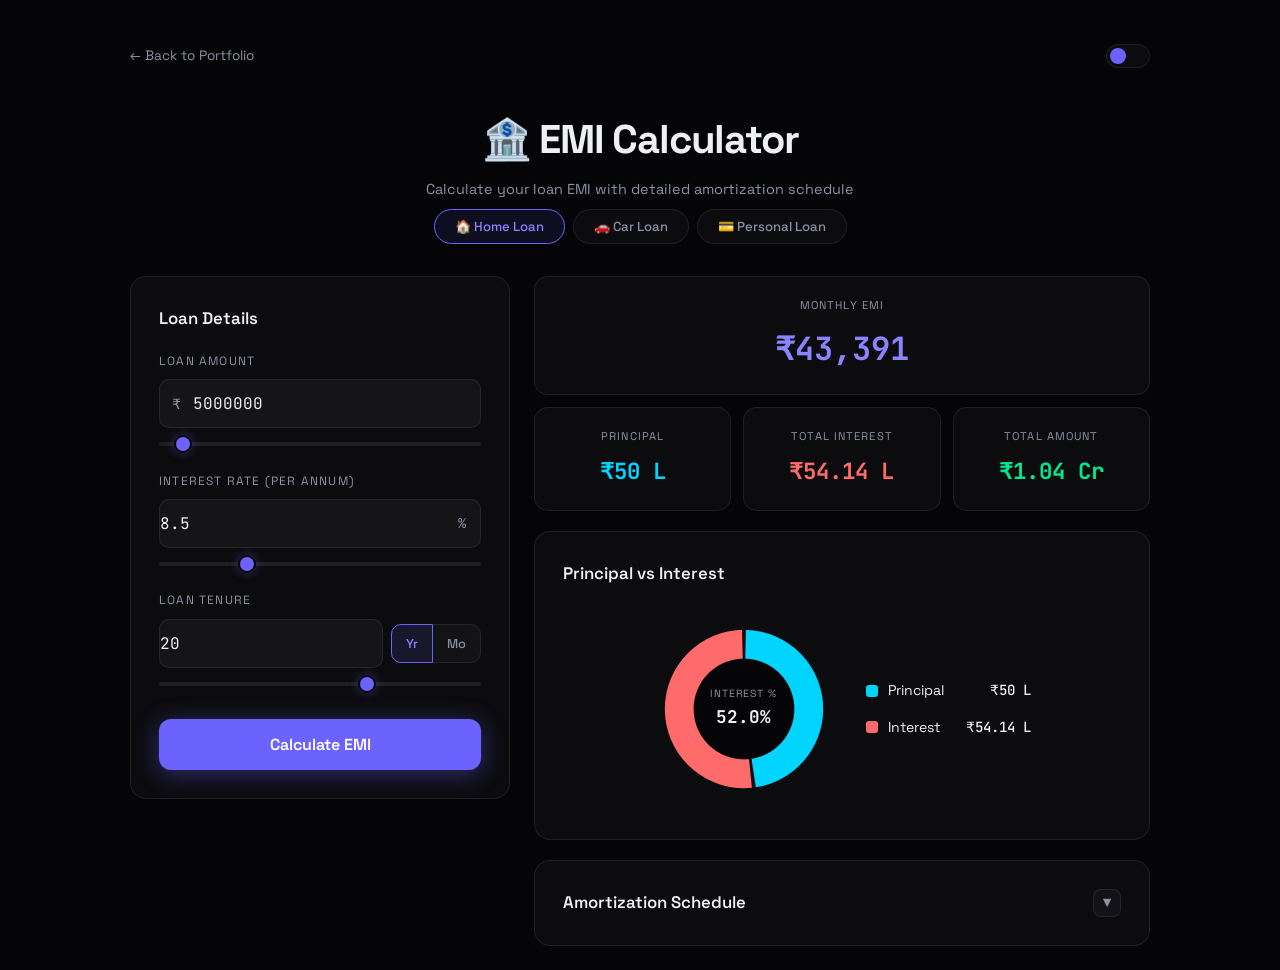
<file: emi-calculator.html>
<!DOCTYPE html>
<html lang="en">
<head>
    <meta charset="UTF-8">
    <meta name="viewport" content="width=device-width, initial-scale=1.0">
    <meta name="robots" content="noindex, nofollow">
    <title>EMI Calculator</title>
    <link rel="preconnect" href="https://fonts.googleapis.com">
    <link href="https://fonts.googleapis.com/css2?family=Space+Grotesk:wght@300;400;500;600;700&family=JetBrains+Mono:wght@400;500&display=swap" rel="stylesheet">
    <style>
        *, *::before, *::after { margin: 0; padding: 0; box-sizing: border-box; }

        :root {
            --bg: #050508;
            --bg-elevated: #0c0c12;
            --surface: rgba(255,255,255,0.03);
            --surface-hover: rgba(255,255,255,0.06);
            --border: rgba(255,255,255,0.08);
            --border-hover: rgba(255,255,255,0.15);
            --text: #eef0f4;
            --text-sec: #8b92a5;
            --accent: #6c63ff;
            --accent-light: #8b83ff;
            --accent-glow: rgba(108,99,255,0.4);
            --cyan: #00d4ff;
            --cyan-glow: rgba(0,212,255,0.3);
            --warm: #ff6b6b;
            --green: #00e88f;
            --green-glow: rgba(0,232,143,0.3);
            --font: 'Space Grotesk', -apple-system, sans-serif;
            --mono: 'JetBrains Mono', monospace;
        }

        [data-theme="light"] {
            --bg: #f4f5f7;
            --bg-elevated: #ffffff;
            --surface: rgba(0,0,0,0.03);
            --surface-hover: rgba(0,0,0,0.06);
            --border: rgba(0,0,0,0.1);
            --border-hover: rgba(0,0,0,0.18);
            --text: #1a1a2e;
            --text-sec: #5a607a;
            --accent-glow: rgba(108,99,255,0.2);
        }

        html { scroll-behavior: smooth; }
        body {
            font-family: var(--font);
            background: var(--bg);
            color: var(--text);
            min-height: 100vh;
            line-height: 1.6;
            transition: background 0.3s, color 0.3s;
        }

        ::selection { background: var(--accent); color: #fff; }

        .container { max-width: 1100px; margin: 0 auto; padding: 24px clamp(16px, 4vw, 40px); }

        /* ── Header ── */
        header {
            display: flex; justify-content: space-between; align-items: center;
            padding: 20px 0 40px; flex-wrap: wrap; gap: 16px;
        }
        .back-link {
            color: var(--text-sec); text-decoration: none; font-size: 0.85rem;
            transition: color 0.3s; display: inline-flex; align-items: center; gap: 6px;
        }
        .back-link:hover { color: var(--accent-light); }

        .theme-toggle {
            width: 44px; height: 24px; border-radius: 12px; border: 1px solid var(--border);
            background: var(--surface); cursor: pointer; position: relative; transition: all 0.3s;
        }
        .theme-toggle::after {
            content: ''; position: absolute; top: 3px; left: 3px;
            width: 16px; height: 16px; border-radius: 50%;
            background: var(--accent); transition: transform 0.3s;
        }
        [data-theme="light"] .theme-toggle::after { transform: translateX(20px); }

        .page-title {
            text-align: center; width: 100%; margin-bottom: 8px;
        }
        .page-title h1 {
            font-size: clamp(1.8rem, 4vw, 2.5rem); font-weight: 700;
            letter-spacing: -0.03em;
        }
        .page-title p { color: var(--text-sec); font-size: 0.9rem; margin-top: 6px; }

        /* ── Presets ── */
        .presets {
            display: flex; gap: 8px; justify-content: center; margin-bottom: 32px; flex-wrap: wrap;
        }
        .preset-btn {
            padding: 8px 20px; border-radius: 100px; border: 1px solid var(--border);
            background: var(--surface); color: var(--text-sec); font-size: 0.82rem;
            font-weight: 500; cursor: pointer; font-family: var(--font); transition: all 0.3s;
        }
        .preset-btn:hover, .preset-btn.active {
            background: rgba(108,99,255,0.1); border-color: var(--accent); color: var(--accent-light);
        }

        /* ── Layout ── */
        .main-grid {
            display: grid; grid-template-columns: 380px 1fr; gap: 24px; align-items: start;
        }

        /* ── Card ── */
        .card {
            background: var(--surface); border: 1px solid var(--border);
            border-radius: 16px; padding: 28px; transition: border-color 0.3s;
        }
        .card:hover { border-color: var(--border-hover); }
        .card-title { font-size: 1.05rem; font-weight: 600; margin-bottom: 20px; }

        /* ── Inputs ── */
        .field { margin-bottom: 18px; }
        .field-label {
            display: block; font-size: 0.75rem; color: var(--text-sec);
            text-transform: uppercase; letter-spacing: 0.1em; margin-bottom: 8px;
        }
        .input-wrap {
            display: flex; align-items: center; background: rgba(255,255,255,0.04);
            border: 1px solid var(--border); border-radius: 10px; overflow: hidden;
            transition: border-color 0.3s;
        }
        .input-wrap:focus-within { border-color: var(--accent); }
        .input-prefix {
            padding: 0 12px; color: var(--text-sec); font-size: 0.9rem; font-family: var(--mono);
            user-select: none;
        }
        .input-wrap input {
            flex: 1; padding: 13px 14px 13px 0; background: transparent; border: none;
            color: var(--text); font-size: 1rem; font-family: var(--mono); outline: none; width: 100%;
        }
        .input-suffix {
            padding: 0 14px 0 0; color: var(--text-sec); font-size: 0.85rem; font-family: var(--mono);
            white-space: nowrap;
        }

        /* ── Tenure Toggle ── */
        .tenure-row { display: flex; gap: 8px; align-items: center; }
        .tenure-row .input-wrap { flex: 1; }
        .toggle-group { display: flex; gap: 0; }
        .toggle-btn {
            padding: 10px 14px; border: 1px solid var(--border); background: var(--surface);
            color: var(--text-sec); font-size: 0.8rem; font-weight: 500; cursor: pointer;
            font-family: var(--font); transition: all 0.3s;
        }
        .toggle-btn:first-child { border-radius: 10px 0 0 10px; }
        .toggle-btn:last-child { border-radius: 0 10px 10px 0; border-left: none; }
        .toggle-btn.active {
            background: rgba(108,99,255,0.12); border-color: var(--accent); color: var(--accent-light);
        }

        /* ── Slider ── */
        input[type="range"] {
            -webkit-appearance: none; width: 100%; height: 4px; border-radius: 2px;
            background: var(--border); outline: none; margin-top: 8px; cursor: pointer;
        }
        input[type="range"]::-webkit-slider-thumb {
            -webkit-appearance: none; width: 18px; height: 18px; border-radius: 50%;
            background: var(--accent); border: 2px solid var(--bg); cursor: pointer;
            box-shadow: 0 0 10px var(--accent-glow);
        }
        input[type="range"]::-moz-range-thumb {
            width: 18px; height: 18px; border-radius: 50%;
            background: var(--accent); border: 2px solid var(--bg); cursor: pointer;
        }

        /* ── Calculate Button ── */
        .calc-btn {
            width: 100%; padding: 15px; margin-top: 8px; background: var(--accent); color: #fff;
            border: none; border-radius: 12px; font-size: 1rem; font-weight: 600;
            cursor: pointer; font-family: var(--font); transition: transform 0.2s, box-shadow 0.2s;
            box-shadow: 0 4px 24px var(--accent-glow);
        }
        .calc-btn:hover { transform: translateY(-2px); box-shadow: 0 8px 32px var(--accent-glow); }

        /* ── Results ── */
        .results { display: flex; flex-direction: column; gap: 20px; }
        .summary-grid { display: grid; grid-template-columns: repeat(3, 1fr); gap: 12px; }
        .summary-card {
            background: var(--surface); border: 1px solid var(--border); border-radius: 14px;
            padding: 20px; text-align: center; transition: border-color 0.3s;
        }
        .summary-card.big { grid-column: 1 / -1; }
        .summary-label {
            display: block; font-size: 0.7rem; color: var(--text-sec);
            text-transform: uppercase; letter-spacing: 0.1em; margin-bottom: 8px;
        }
        .summary-value { font-weight: 700; font-family: var(--mono); font-size: 1.4rem; }
        .summary-card.big .summary-value { font-size: 2rem; }

        /* ── Donut Chart ── */
        .chart-wrap {
            display: flex; align-items: center; justify-content: center; gap: 32px;
            padding: 12px 0; flex-wrap: wrap;
        }
        .chart-canvas-wrap { position: relative; width: 180px; height: 180px; flex-shrink: 0; }
        .chart-canvas-wrap canvas { width: 100%; height: 100%; }
        .chart-center {
            position: absolute; inset: 0; display: flex; flex-direction: column;
            align-items: center; justify-content: center; pointer-events: none;
        }
        .chart-center-label { font-size: 0.65rem; color: var(--text-sec); text-transform: uppercase; letter-spacing: 0.08em; }
        .chart-center-value { font-size: 1.1rem; font-weight: 700; font-family: var(--mono); }
        .chart-legend { display: flex; flex-direction: column; gap: 14px; }
        .legend-item { display: flex; align-items: center; gap: 10px; font-size: 0.88rem; }
        .legend-dot { width: 12px; height: 12px; border-radius: 3px; flex-shrink: 0; }
        .legend-val { font-family: var(--mono); font-weight: 500; margin-left: auto; padding-left: 16px; }

        /* ── Amortization ── */
        .amort-header {
            display: flex; justify-content: space-between; align-items: center;
            cursor: pointer; user-select: none;
        }
        .amort-header h3 { font-size: 1.05rem; font-weight: 600; }
        .amort-toggle {
            width: 28px; height: 28px; border-radius: 8px; border: 1px solid var(--border);
            background: var(--surface); display: flex; align-items: center; justify-content: center;
            color: var(--text-sec); font-size: 0.9rem; transition: transform 0.3s;
        }
        .amort-toggle.open { transform: rotate(180deg); }
        .amort-body { max-height: 0; overflow: hidden; transition: max-height 0.4s ease; }
        .amort-body.open { max-height: 9999px; }
        .amort-scroll { max-height: 420px; overflow-y: auto; margin-top: 16px; }
        .amort-scroll::-webkit-scrollbar { width: 6px; }
        .amort-scroll::-webkit-scrollbar-track { background: transparent; }
        .amort-scroll::-webkit-scrollbar-thumb { background: var(--border); border-radius: 3px; }

        table { width: 100%; border-collapse: collapse; font-size: 0.82rem; }
        thead { position: sticky; top: 0; z-index: 1; }
        th {
            padding: 10px 12px; text-align: right; font-weight: 600; font-size: 0.7rem;
            color: var(--text-sec); text-transform: uppercase; letter-spacing: 0.08em;
            background: var(--bg-elevated); border-bottom: 1px solid var(--border);
        }
        th:first-child { text-align: center; }
        td {
            padding: 9px 12px; text-align: right; font-family: var(--mono); font-size: 0.8rem;
            border-bottom: 1px solid rgba(255,255,255,0.03); color: var(--text-sec);
        }
        td:first-child { text-align: center; color: var(--text); font-weight: 500; }
        tr:hover td { background: rgba(108,99,255,0.03); }

        /* ── Hidden state ── */
        .hidden { display: none !important; }

        /* ── Responsive ── */
        @media (max-width: 820px) {
            .main-grid { grid-template-columns: 1fr; }
            .summary-grid { grid-template-columns: 1fr 1fr; }
            .summary-card.big { grid-column: 1 / -1; }
        }
        @media (max-width: 480px) {
            .summary-grid { grid-template-columns: 1fr; }
            .chart-wrap { flex-direction: column; }
            .chart-legend { flex-direction: row; flex-wrap: wrap; gap: 10px; }
        }

        @media (prefers-reduced-motion: reduce) {
            *, *::before, *::after {
                animation-duration: 0.01ms !important;
                transition-duration: 0.01ms !important;
            }
        }
    </style>
</head>
<body>
    <div class="container">
        <header>
            <a href="index.html" class="back-link">← Back to Portfolio</a>
            <button class="theme-toggle" onclick="toggleTheme()" aria-label="Toggle light/dark theme"></button>
        </header>

        <div class="page-title">
            <h1>🏦 EMI Calculator</h1>
            <p>Calculate your loan EMI with detailed amortization schedule</p>
        </div>

        <div class="presets">
            <button class="preset-btn active" onclick="applyPreset('home')">🏠 Home Loan</button>
            <button class="preset-btn" onclick="applyPreset('car')">🚗 Car Loan</button>
            <button class="preset-btn" onclick="applyPreset('personal')">💳 Personal Loan</button>
        </div>

        <div class="main-grid">
            <!-- Input Panel -->
            <div class="card">
                <h3 class="card-title">Loan Details</h3>

                <div class="field">
                    <label class="field-label">Loan Amount</label>
                    <div class="input-wrap">
                        <span class="input-prefix">₹</span>
                        <input type="number" id="loanAmount" value="5000000" min="10000" step="10000" oninput="syncSlider('loanAmount','loanSlider')" aria-label="Loan amount in rupees">
                    </div>
                    <input type="range" id="loanSlider" min="100000" max="100000000" step="100000" value="5000000" oninput="syncInput('loanSlider','loanAmount')">
                </div>

                <div class="field">
                    <label class="field-label">Interest Rate (per annum)</label>
                    <div class="input-wrap">
                        <input type="number" id="interestRate" value="8.5" min="1" max="30" step="0.1" oninput="syncSlider('interestRate','rateSlider')" aria-label="Annual interest rate">
                        <span class="input-suffix">%</span>
                    </div>
                    <input type="range" id="rateSlider" min="1" max="30" step="0.1" value="8.5" oninput="syncInput('rateSlider','interestRate')">
                </div>

                <div class="field">
                    <label class="field-label">Loan Tenure</label>
                    <div class="tenure-row">
                        <div class="input-wrap" style="flex:1">
                            <input type="number" id="tenure" value="20" min="1" max="360" oninput="syncSlider('tenure','tenureSlider')" aria-label="Loan tenure">
                        </div>
                        <div class="toggle-group">
                            <button class="toggle-btn active" id="btnYears" onclick="setTenureUnit('years')">Yr</button>
                            <button class="toggle-btn" id="btnMonths" onclick="setTenureUnit('months')">Mo</button>
                        </div>
                    </div>
                    <input type="range" id="tenureSlider" min="1" max="30" step="1" value="20" oninput="syncInput('tenureSlider','tenure')">
                </div>

                <button class="calc-btn" onclick="calculate()">Calculate EMI</button>
            </div>

            <!-- Results Panel -->
            <div class="results hidden" id="resultsPanel">
                <div class="summary-grid">
                    <div class="summary-card big">
                        <span class="summary-label">Monthly EMI</span>
                        <span class="summary-value" id="emiValue" style="color:var(--accent-light)">—</span>
                    </div>
                    <div class="summary-card">
                        <span class="summary-label">Principal</span>
                        <span class="summary-value" id="principalValue" style="color:var(--cyan)">—</span>
                    </div>
                    <div class="summary-card">
                        <span class="summary-label">Total Interest</span>
                        <span class="summary-value" id="interestValue" style="color:var(--warm)">—</span>
                    </div>
                    <div class="summary-card">
                        <span class="summary-label">Total Amount</span>
                        <span class="summary-value" id="totalValue" style="color:var(--green)">—</span>
                    </div>
                </div>

                <!-- Donut Chart -->
                <div class="card">
                    <h3 class="card-title">Principal vs Interest</h3>
                    <div class="chart-wrap">
                        <div class="chart-canvas-wrap">
                            <canvas id="donutChart" width="360" height="360"></canvas>
                            <div class="chart-center">
                                <span class="chart-center-label">Interest %</span>
                                <span class="chart-center-value" id="interestPct">—</span>
                            </div>
                        </div>
                        <div class="chart-legend">
                            <div class="legend-item">
                                <span class="legend-dot" style="background:var(--cyan)"></span>
                                <span>Principal</span>
                                <span class="legend-val" id="legendPrincipal">—</span>
                            </div>
                            <div class="legend-item">
                                <span class="legend-dot" style="background:var(--warm)"></span>
                                <span>Interest</span>
                                <span class="legend-val" id="legendInterest">—</span>
                            </div>
                        </div>
                    </div>
                </div>

                <!-- Amortization Table -->
                <div class="card">
                    <div class="amort-header" onclick="toggleAmort()">
                        <h3>Amortization Schedule</h3>
                        <div class="amort-toggle" id="amortToggle">▼</div>
                    </div>
                    <div class="amort-body" id="amortBody">
                        <div class="amort-scroll">
                            <table>
                                <thead>
                                    <tr>
                                        <th>Month</th>
                                        <th>EMI</th>
                                        <th>Principal</th>
                                        <th>Interest</th>
                                        <th>Balance</th>
                                    </tr>
                                </thead>
                                <tbody id="amortTable"></tbody>
                            </table>
                        </div>
                    </div>
                </div>
            </div>
        </div>
    </div>

    <script>
        // ── State ──
        let tenureUnit = 'years';
        let currentPreset = 'home';

        const PRESETS = {
            home:     { amount: 5000000,  rate: 8.5,  tenure: 20, unit: 'years' },
            car:      { amount: 800000,   rate: 9.5,  tenure: 5,  unit: 'years' },
            personal: { amount: 300000,   rate: 14.0, tenure: 3,  unit: 'years' },
        };

        // ── Theme ──
        function toggleTheme() {
            const html = document.documentElement;
            html.dataset.theme = html.dataset.theme === 'light' ? '' : 'light';
            localStorage.setItem('emi-theme', html.dataset.theme);
            if (document.getElementById('resultsPanel').classList.contains('hidden') === false) {
                drawDonut();
            }
        }

        (function initTheme() {
            const saved = localStorage.getItem('emi-theme');
            if (saved) document.documentElement.dataset.theme = saved;
        })();

        // ── Presets ──
        function applyPreset(name) {
            currentPreset = name;
            document.querySelectorAll('.preset-btn').forEach(b => b.classList.remove('active'));
            event.target.classList.add('active');
            const p = PRESETS[name];
            document.getElementById('loanAmount').value = p.amount;
            document.getElementById('interestRate').value = p.rate;
            setTenureUnit(p.unit);
            document.getElementById('tenure').value = p.tenure;
            syncSlider('loanAmount', 'loanSlider');
            syncSlider('interestRate', 'rateSlider');
            syncSlider('tenure', 'tenureSlider');
            calculate();
        }

        // ── Tenure unit ──
        function setTenureUnit(unit) {
            const prev = tenureUnit;
            tenureUnit = unit;
            const tenureInput = document.getElementById('tenure');
            const slider = document.getElementById('tenureSlider');

            if (prev !== unit) {
                const val = parseInt(tenureInput.value) || 1;
                if (unit === 'months') {
                    tenureInput.value = Math.min(val * 12, 360);
                    slider.max = 360; slider.step = 1;
                } else {
                    tenureInput.value = Math.max(1, Math.round(val / 12));
                    slider.max = 30; slider.step = 1;
                }
            } else {
                if (unit === 'months') { slider.max = 360; slider.step = 1; }
                else { slider.max = 30; slider.step = 1; }
            }

            document.getElementById('btnYears').classList.toggle('active', unit === 'years');
            document.getElementById('btnMonths').classList.toggle('active', unit === 'months');
            syncSlider('tenure', 'tenureSlider');
        }

        // ── Slider sync ──
        function syncSlider(inputId, sliderId) {
            const v = parseFloat(document.getElementById(inputId).value);
            const slider = document.getElementById(sliderId);
            if (!isNaN(v)) slider.value = Math.min(Math.max(v, slider.min), slider.max);
        }
        function syncInput(sliderId, inputId) {
            document.getElementById(inputId).value = document.getElementById(sliderId).value;
        }

        // ── Indian number formatting ──
        function fmtINR(n) {
            n = Math.round(n);
            if (n >= 10000000) return '₹' + (n / 10000000).toFixed(2).replace(/\.?0+$/, '') + ' Cr';
            if (n >= 100000)   return '₹' + (n / 100000).toFixed(2).replace(/\.?0+$/, '') + ' L';
            return '₹' + n.toLocaleString('en-IN');
        }
        function fmtFull(n) {
            return '₹' + Math.round(n).toLocaleString('en-IN');
        }

        // ── EMI Calculation ──
        function calculate() {
            const P = parseFloat(document.getElementById('loanAmount').value);
            const annualRate = parseFloat(document.getElementById('interestRate').value);
            let tenureVal = parseInt(document.getElementById('tenure').value);

            if (!P || !annualRate || !tenureVal || P <= 0 || annualRate <= 0 || tenureVal <= 0) return;

            const n = tenureUnit === 'years' ? tenureVal * 12 : tenureVal;
            const r = annualRate / 12 / 100;

            // EMI formula: P * r * (1+r)^n / ((1+r)^n - 1)
            const emi = r === 0 ? P / n : P * r * Math.pow(1 + r, n) / (Math.pow(1 + r, n) - 1);
            const totalAmount = emi * n;
            const totalInterest = totalAmount - P;

            // Update summary
            document.getElementById('emiValue').textContent = fmtFull(emi);
            document.getElementById('principalValue').textContent = fmtINR(P);
            document.getElementById('interestValue').textContent = fmtINR(totalInterest);
            document.getElementById('totalValue').textContent = fmtINR(totalAmount);

            // Chart legend
            document.getElementById('legendPrincipal').textContent = fmtINR(P);
            document.getElementById('legendInterest').textContent = fmtINR(totalInterest);
            const pct = ((totalInterest / totalAmount) * 100).toFixed(1);
            document.getElementById('interestPct').textContent = pct + '%';

            // Show results
            document.getElementById('resultsPanel').classList.remove('hidden');

            // Draw chart
            drawDonut(P, totalInterest);

            // Build amortization table
            buildAmortTable(P, r, emi, n);
        }

        // ── Donut Chart ──
        function drawDonut(principal, interest) {
            const canvas = document.getElementById('donutChart');
            const ctx = canvas.getContext('2d');
            const W = canvas.width, H = canvas.height;
            ctx.clearRect(0, 0, W, H);

            if (!principal || !interest) return;

            const total = principal + interest;
            const principalAngle = (principal / total) * 2 * Math.PI;
            const interestAngle = (interest / total) * 2 * Math.PI;

            const cx = W / 2, cy = H / 2;
            const outerR = W * 0.44, innerR = W * 0.28;
            const gap = 0.025;

            const isLight = document.documentElement.dataset.theme === 'light';
            const cyanColor = '#00d4ff';
            const warmColor = '#ff6b6b';
            const bgColor = isLight ? '#f4f5f7' : '#050508';

            // Principal arc
            ctx.beginPath();
            ctx.moveTo(cx, cy);
            ctx.arc(cx, cy, outerR, -Math.PI / 2 + gap, -Math.PI / 2 + principalAngle - gap);
            ctx.arc(cx, cy, innerR, -Math.PI / 2 + principalAngle - gap, -Math.PI / 2 + gap, true);
            ctx.closePath();
            ctx.fillStyle = cyanColor;
            ctx.fill();

            // Interest arc
            ctx.beginPath();
            ctx.moveTo(cx, cy);
            ctx.arc(cx, cy, outerR, -Math.PI / 2 + principalAngle + gap, -Math.PI / 2 + 2 * Math.PI - gap);
            ctx.arc(cx, cy, innerR, -Math.PI / 2 + 2 * Math.PI - gap, -Math.PI / 2 + principalAngle + gap, true);
            ctx.closePath();
            ctx.fillStyle = warmColor;
            ctx.fill();

            // Center hole
            ctx.beginPath();
            ctx.arc(cx, cy, innerR - 2, 0, 2 * Math.PI);
            ctx.fillStyle = bgColor;
            ctx.fill();
        }

        // ── Amortization Table ──
        function buildAmortTable(P, r, emi, n) {
            const tbody = document.getElementById('amortTable');
            tbody.innerHTML = '';
            let balance = P;

            for (let i = 1; i <= n; i++) {
                const interestPart = balance * r;
                const principalPart = emi - interestPart;
                balance = Math.max(balance - principalPart, 0);

                const tr = document.createElement('tr');
                tr.innerHTML = `
                    <td>${i}</td>
                    <td>${fmtFull(emi)}</td>
                    <td style="color:var(--cyan)">${fmtFull(principalPart)}</td>
                    <td style="color:var(--warm)">${fmtFull(interestPart)}</td>
                    <td>${fmtFull(balance)}</td>
                `;
                tbody.appendChild(tr);
            }
        }

        // ── Amortization toggle ──
        function toggleAmort() {
            const body = document.getElementById('amortBody');
            const toggle = document.getElementById('amortToggle');
            body.classList.toggle('open');
            toggle.classList.toggle('open');
        }

        // ── Auto-calculate on load ──
        window.addEventListener('load', () => {
            calculate();
        });
    </script>
</body>
</html>
</file>
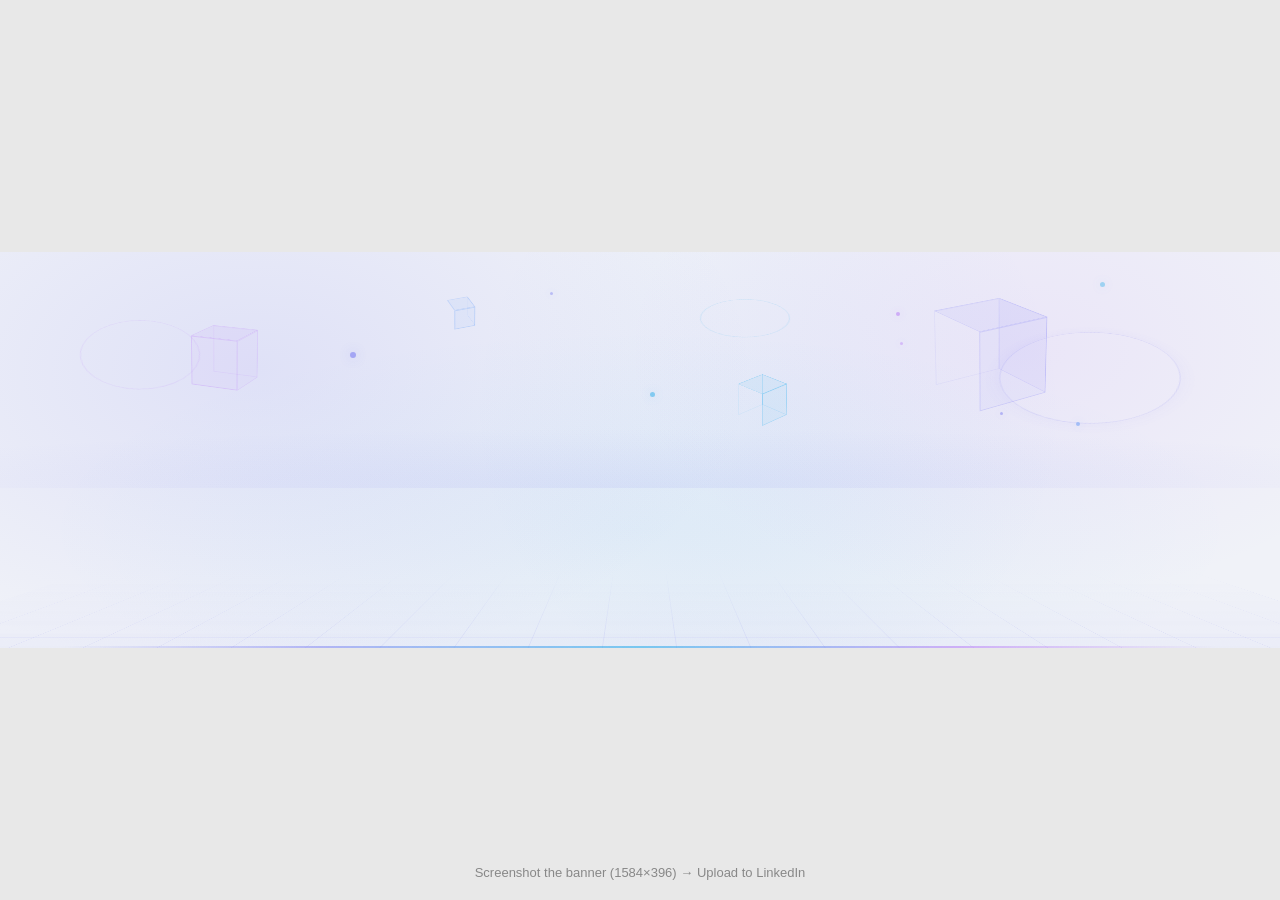
<file: linkedin-banner.html>
<!DOCTYPE html>
<html lang="en">
<head>
    <meta charset="UTF-8">
    <title>LinkedIn Banner</title>
    <style>
        * { margin: 0; padding: 0; box-sizing: border-box; }
        body {
            background: #e8e8e8;
            display: flex;
            align-items: center;
            justify-content: center;
            min-height: 100vh;
        }

        .banner {
            width: 1584px;
            height: 396px;
            background: #f0f2f8;
            position: relative;
            overflow: hidden;
        }

        /* Soft mesh gradient */
        .sky {
            position: absolute;
            inset: 0;
            background:
                radial-gradient(ellipse 500px 300px at 20% 30%, rgba(99,102,241,0.12), transparent),
                radial-gradient(ellipse 400px 250px at 80% 25%, rgba(168,85,247,0.08), transparent),
                radial-gradient(ellipse 600px 200px at 50% 70%, rgba(14,165,233,0.06), transparent),
                radial-gradient(ellipse 300px 300px at 60% 40%, rgba(59,130,246,0.05), transparent);
        }

        /* 3D Perspective grid floor */
        .perspective-grid {
            position: absolute;
            bottom: -20px;
            left: -200px;
            right: -200px;
            height: 280px;
            background:
                linear-gradient(transparent 0%, rgba(99,102,241,0.04) 100%),
                repeating-linear-gradient(
                    90deg,
                    transparent,
                    transparent 79px,
                    rgba(99,102,241,0.1) 79px,
                    rgba(99,102,241,0.1) 80px
                );
            transform: perspective(400px) rotateX(55deg);
            transform-origin: center bottom;
            mask-image: linear-gradient(to top, black 20%, transparent 90%);
            -webkit-mask-image: linear-gradient(to top, black 20%, transparent 90%);
        }
        .perspective-grid::after {
            content: '';
            position: absolute;
            inset: 0;
            background: repeating-linear-gradient(
                0deg,
                transparent,
                transparent 59px,
                rgba(99,102,241,0.08) 59px,
                rgba(99,102,241,0.08) 60px
            );
        }

        /* Horizon glow */
        .horizon-glow {
            position: absolute;
            bottom: 160px;
            left: 0; right: 0;
            height: 60px;
            background: radial-gradient(ellipse 70% 100% at 50% 100%, rgba(99,102,241,0.08), transparent);
        }

        /* 3D Cubes */
        .cube-wrap {
            position: absolute;
            transform-style: preserve-3d;
        }
        .cube {
            width: 100%; height: 100%;
            position: relative;
            transform-style: preserve-3d;
        }
        .cube-face {
            position: absolute;
            border: 1px solid;
        }

        .cw1 {
            width: 80px; height: 80px;
            right: 250px; top: 60px;
            transform: perspective(800px) rotateX(-20deg) rotateY(35deg);
        }
        .cw1 .front { width: 80px; height: 80px; border-color: rgba(99,102,241,0.18); background: rgba(99,102,241,0.04); transform: translateZ(40px); }
        .cw1 .back { width: 80px; height: 80px; border-color: rgba(99,102,241,0.08); transform: translateZ(-40px); }
        .cw1 .top { width: 80px; height: 80px; border-color: rgba(99,102,241,0.15); background: rgba(99,102,241,0.06); transform: rotateX(90deg) translateZ(40px); }
        .cw1 .right-f { width: 80px; height: 80px; border-color: rgba(99,102,241,0.12); background: rgba(99,102,241,0.03); transform: rotateY(90deg) translateZ(40px); }

        .cw2 {
            width: 50px; height: 50px;
            left: 200px; top: 80px;
            transform: perspective(800px) rotateX(-15deg) rotateY(-25deg);
        }
        .cw2 .front { width: 50px; height: 50px; border-color: rgba(168,85,247,0.18); background: rgba(168,85,247,0.04); transform: translateZ(25px); }
        .cw2 .back { width: 50px; height: 50px; border-color: rgba(168,85,247,0.08); transform: translateZ(-25px); }
        .cw2 .top { width: 50px; height: 50px; border-color: rgba(168,85,247,0.15); background: rgba(168,85,247,0.06); transform: rotateX(90deg) translateZ(25px); }
        .cw2 .right-f { width: 50px; height: 50px; border-color: rgba(168,85,247,0.12); background: rgba(168,85,247,0.03); transform: rotateY(90deg) translateZ(25px); }

        .cw3 {
            width: 35px; height: 35px;
            right: 500px; top: 130px;
            transform: perspective(800px) rotateX(-25deg) rotateY(45deg);
        }
        .cw3 .front { width: 35px; height: 35px; border-color: rgba(14,165,233,0.2); background: rgba(14,165,233,0.05); transform: translateZ(17px); }
        .cw3 .back { width: 35px; height: 35px; border-color: rgba(14,165,233,0.08); transform: translateZ(-17px); }
        .cw3 .top { width: 35px; height: 35px; border-color: rgba(14,165,233,0.15); background: rgba(14,165,233,0.06); transform: rotateX(90deg) translateZ(17px); }
        .cw3 .right-f { width: 35px; height: 35px; border-color: rgba(14,165,233,0.12); transform: rotateY(90deg) translateZ(17px); }

        .cw4 {
            width: 22px; height: 22px;
            left: 450px; top: 50px;
            transform: perspective(800px) rotateX(-30deg) rotateY(20deg);
        }
        .cw4 .front { width: 22px; height: 22px; border-color: rgba(59,130,246,0.2); background: rgba(59,130,246,0.05); transform: translateZ(11px); }
        .cw4 .top { width: 22px; height: 22px; border-color: rgba(59,130,246,0.15); background: rgba(59,130,246,0.06); transform: rotateX(90deg) translateZ(11px); }
        .cw4 .right-f { width: 22px; height: 22px; border-color: rgba(59,130,246,0.12); transform: rotateY(90deg) translateZ(11px); }

        /* 3D Rings */
        .ring3d { position: absolute; border-radius: 50%; border: 1px solid; }
        .ring1 {
            width: 180px; height: 180px;
            right: 100px; top: 30px;
            border-color: rgba(99,102,241,0.14);
            transform: perspective(600px) rotateX(60deg) rotateZ(15deg);
            box-shadow: 0 0 20px rgba(99,102,241,0.05);
        }
        .ring2 {
            width: 120px; height: 120px;
            left: 80px; top: 40px;
            border-color: rgba(168,85,247,0.1);
            transform: perspective(600px) rotateX(55deg) rotateZ(-10deg);
        }
        .ring3 {
            width: 90px; height: 90px;
            left: 700px; top: 20px;
            border-color: rgba(14,165,233,0.12);
            transform: perspective(600px) rotateX(65deg) rotateZ(25deg);
        }

        /* Glowing orbs */
        .orb { position: absolute; border-radius: 50%; }
        .orb1 { width: 6px; height: 6px; background: rgba(99,102,241,0.5); box-shadow: 0 0 12px rgba(99,102,241,0.25); top: 100px; left: 350px; }
        .orb2 { width: 4px; height: 4px; background: rgba(168,85,247,0.4); box-shadow: 0 0 10px rgba(168,85,247,0.2); top: 60px; right: 380px; }
        .orb3 { width: 5px; height: 5px; background: rgba(14,165,233,0.45); box-shadow: 0 0 12px rgba(14,165,233,0.2); top: 140px; left: 650px; }
        .orb4 { width: 3px; height: 3px; background: rgba(99,102,241,0.35); box-shadow: 0 0 8px rgba(99,102,241,0.15); top: 40px; left: 550px; }
        .orb5 { width: 4px; height: 4px; background: rgba(59,130,246,0.4); box-shadow: 0 0 10px rgba(59,130,246,0.15); top: 170px; right: 200px; }
        .orb6 { width: 3px; height: 3px; background: rgba(168,85,247,0.3); box-shadow: 0 0 8px rgba(168,85,247,0.15); top: 90px; left: 900px; }
        .orb7 { width: 5px; height: 5px; background: rgba(14,165,233,0.35); box-shadow: 0 0 12px rgba(14,165,233,0.15); top: 30px; left: 1100px; }
        .orb8 { width: 3px; height: 3px; background: rgba(99,102,241,0.4); box-shadow: 0 0 8px rgba(99,102,241,0.15); top: 160px; left: 1000px; }

        /* Bottom accent */
        .bottom-glow {
            position: absolute;
            bottom: 0; left: 0; right: 0;
            height: 2px;
            background: linear-gradient(90deg,
                transparent 5%,
                rgba(99,102,241,0.4) 25%,
                rgba(14,165,233,0.5) 50%,
                rgba(168,85,247,0.4) 75%,
                transparent 95%
            );
        }

        .note {
            position: fixed;
            bottom: 20px;
            left: 50%;
            transform: translateX(-50%);
            color: #888;
            font-family: sans-serif;
            font-size: 13px;
        }
    </style>
</head>
<body>
    <div class="banner">
        <div class="sky"></div>
        <div class="perspective-grid"></div>
        <div class="horizon-glow"></div>

        <div class="cube-wrap cw1"><div class="cube"><div class="cube-face front"></div><div class="cube-face back"></div><div class="cube-face top"></div><div class="cube-face right-f"></div></div></div>
        <div class="cube-wrap cw2"><div class="cube"><div class="cube-face front"></div><div class="cube-face back"></div><div class="cube-face top"></div><div class="cube-face right-f"></div></div></div>
        <div class="cube-wrap cw3"><div class="cube"><div class="cube-face front"></div><div class="cube-face back"></div><div class="cube-face top"></div><div class="cube-face right-f"></div></div></div>
        <div class="cube-wrap cw4"><div class="cube"><div class="cube-face front"></div><div class="cube-face top"></div><div class="cube-face right-f"></div></div></div>

        <div class="ring3d ring1"></div>
        <div class="ring3d ring2"></div>
        <div class="ring3d ring3"></div>

        <div class="orb orb1"></div>
        <div class="orb orb2"></div>
        <div class="orb orb3"></div>
        <div class="orb orb4"></div>
        <div class="orb orb5"></div>
        <div class="orb orb6"></div>
        <div class="orb orb7"></div>
        <div class="orb orb8"></div>

        <div class="bottom-glow"></div>
    </div>

    <div class="note">Screenshot the banner (1584×396) → Upload to LinkedIn</div>
</body>
</html>
</file>
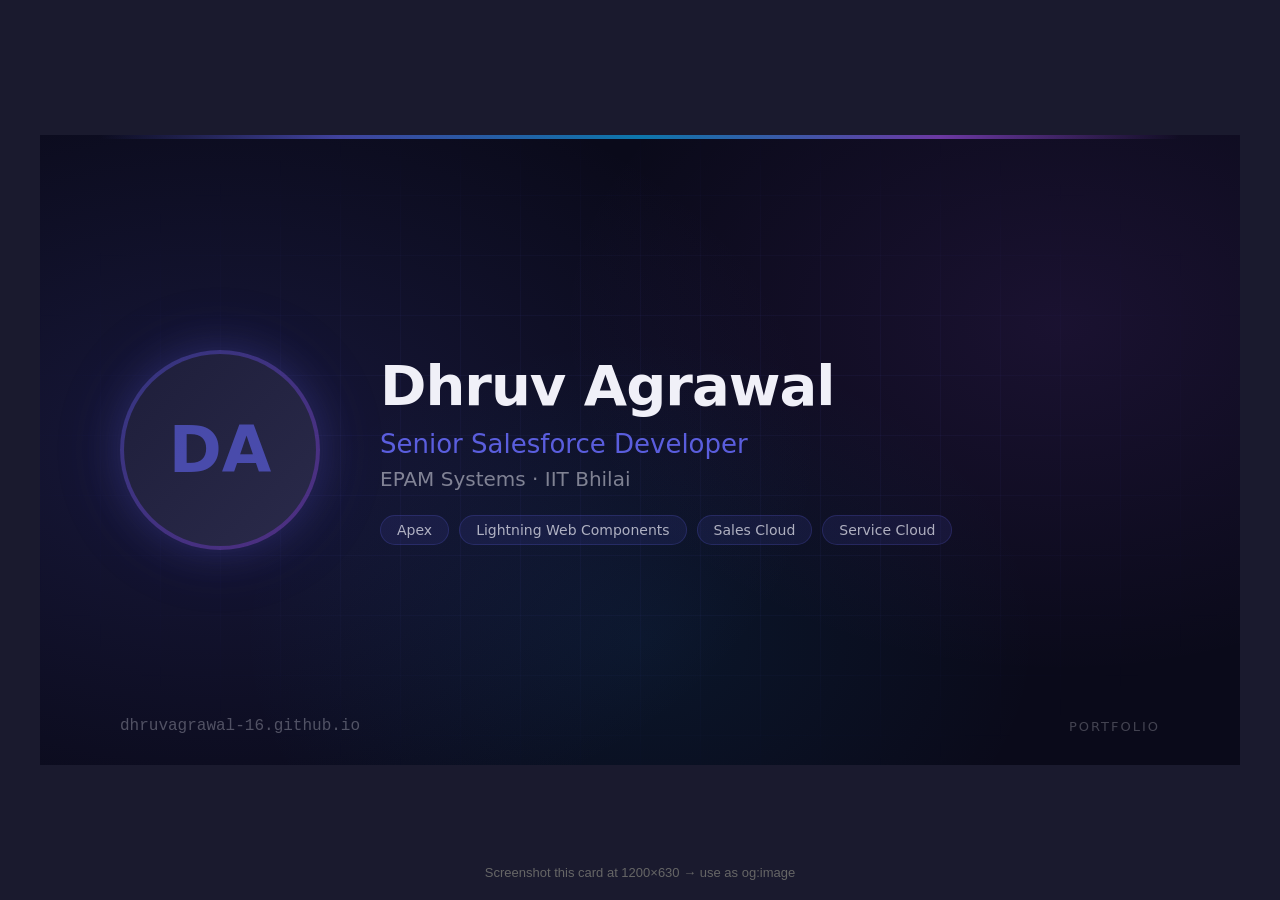
<file: og-image.html>
<!DOCTYPE html>
<html lang="en">
<head>
    <meta charset="UTF-8">
    <title>OG Preview Card — Dhruv Agrawal</title>
    <style>
        * { margin: 0; padding: 0; box-sizing: border-box; }
        body {
            background: #1a1a2e;
            display: flex;
            align-items: center;
            justify-content: center;
            min-height: 100vh;
            font-family: 'Segoe UI', system-ui, -apple-system, sans-serif;
        }

        .card {
            width: 1200px;
            height: 630px;
            background: #0a0a1a;
            position: relative;
            overflow: hidden;
            display: flex;
            align-items: center;
            padding: 0 80px;
        }

        /* Mesh gradient background */
        .card::before {
            content: '';
            position: absolute;
            inset: 0;
            background:
                radial-gradient(ellipse 600px 400px at 15% 50%, rgba(99,102,241,0.15), transparent),
                radial-gradient(ellipse 500px 350px at 85% 30%, rgba(168,85,247,0.10), transparent),
                radial-gradient(ellipse 400px 300px at 50% 80%, rgba(14,165,233,0.08), transparent);
        }

        /* Subtle grid */
        .grid {
            position: absolute;
            inset: 0;
            background-image:
                linear-gradient(rgba(99,102,241,0.05) 1px, transparent 1px),
                linear-gradient(90deg, rgba(99,102,241,0.05) 1px, transparent 1px);
            background-size: 60px 60px;
            mask-image: radial-gradient(ellipse 80% 80% at 50% 50%, black 30%, transparent 70%);
            -webkit-mask-image: radial-gradient(ellipse 80% 80% at 50% 50%, black 30%, transparent 70%);
        }

        /* Content */
        .content {
            position: relative;
            z-index: 1;
            display: flex;
            align-items: center;
            gap: 60px;
            width: 100%;
        }

        /* Photo */
        .photo-wrap {
            flex-shrink: 0;
            width: 200px;
            height: 200px;
            border-radius: 50%;
            background: linear-gradient(135deg, rgba(99,102,241,0.4), rgba(168,85,247,0.4));
            padding: 4px;
            box-shadow: 0 0 40px rgba(99,102,241,0.2), 0 0 80px rgba(99,102,241,0.1);
        }
        .photo-wrap img {
            width: 100%;
            height: 100%;
            border-radius: 50%;
            object-fit: cover;
            display: block;
        }
        .photo-placeholder {
            width: 100%;
            height: 100%;
            border-radius: 50%;
            background: linear-gradient(135deg, #1e1e3a, #2a2a4a);
            display: flex;
            align-items: center;
            justify-content: center;
            font-size: 64px;
            color: rgba(99,102,241,0.6);
            font-weight: 700;
        }

        /* Text */
        .text { flex: 1; }

        .name {
            font-size: 56px;
            font-weight: 700;
            color: #f0f0f8;
            letter-spacing: -1px;
            line-height: 1.1;
            margin-bottom: 12px;
        }

        .title {
            font-size: 26px;
            font-weight: 500;
            color: rgba(99,102,241,0.9);
            margin-bottom: 8px;
        }

        .company {
            font-size: 20px;
            font-weight: 400;
            color: rgba(240,240,248,0.5);
            margin-bottom: 24px;
        }

        .tags {
            display: flex;
            gap: 10px;
            flex-wrap: wrap;
        }
        .tag {
            padding: 6px 16px;
            border-radius: 20px;
            font-size: 14px;
            font-weight: 500;
            color: rgba(240,240,248,0.7);
            background: rgba(99,102,241,0.1);
            border: 1px solid rgba(99,102,241,0.2);
        }

        /* URL bar at bottom */
        .url-bar {
            position: absolute;
            bottom: 30px;
            left: 80px;
            right: 80px;
            display: flex;
            align-items: center;
            justify-content: space-between;
        }
        .url {
            font-size: 16px;
            color: rgba(240,240,248,0.3);
            font-family: 'Courier New', monospace;
        }
        .badge {
            font-size: 13px;
            color: rgba(240,240,248,0.25);
            letter-spacing: 2px;
            text-transform: uppercase;
        }

        /* Accent line at top */
        .accent-line {
            position: absolute;
            top: 0;
            left: 0;
            right: 0;
            height: 4px;
            background: linear-gradient(90deg,
                transparent 5%,
                rgba(99,102,241,0.6) 25%,
                rgba(14,165,233,0.7) 50%,
                rgba(168,85,247,0.6) 75%,
                transparent 95%
            );
        }

        .note {
            position: fixed;
            bottom: 20px;
            left: 50%;
            transform: translateX(-50%);
            color: #666;
            font-family: sans-serif;
            font-size: 13px;
        }
    </style>
</head>
<body>
    <div class="card">
        <div class="grid"></div>
        <div class="accent-line"></div>

        <div class="content">
            <div class="photo-wrap">
                <!-- Replace src with actual photo path if available -->
                <div class="photo-placeholder">DA</div>
            </div>
            <div class="text">
                <div class="name">Dhruv Agrawal</div>
                <div class="title">Senior Salesforce Developer</div>
                <div class="company">EPAM Systems · IIT Bhilai</div>
                <div class="tags">
                    <span class="tag">Apex</span>
                    <span class="tag">Lightning Web Components</span>
                    <span class="tag">Sales Cloud</span>
                    <span class="tag">Service Cloud</span>
                </div>
            </div>
        </div>

        <div class="url-bar">
            <span class="url">dhruvagrawal-16.github.io</span>
            <span class="badge">Portfolio</span>
        </div>
    </div>

    <div class="note">Screenshot this card at 1200×630 → use as og:image</div>
</body>
</html>
</file>
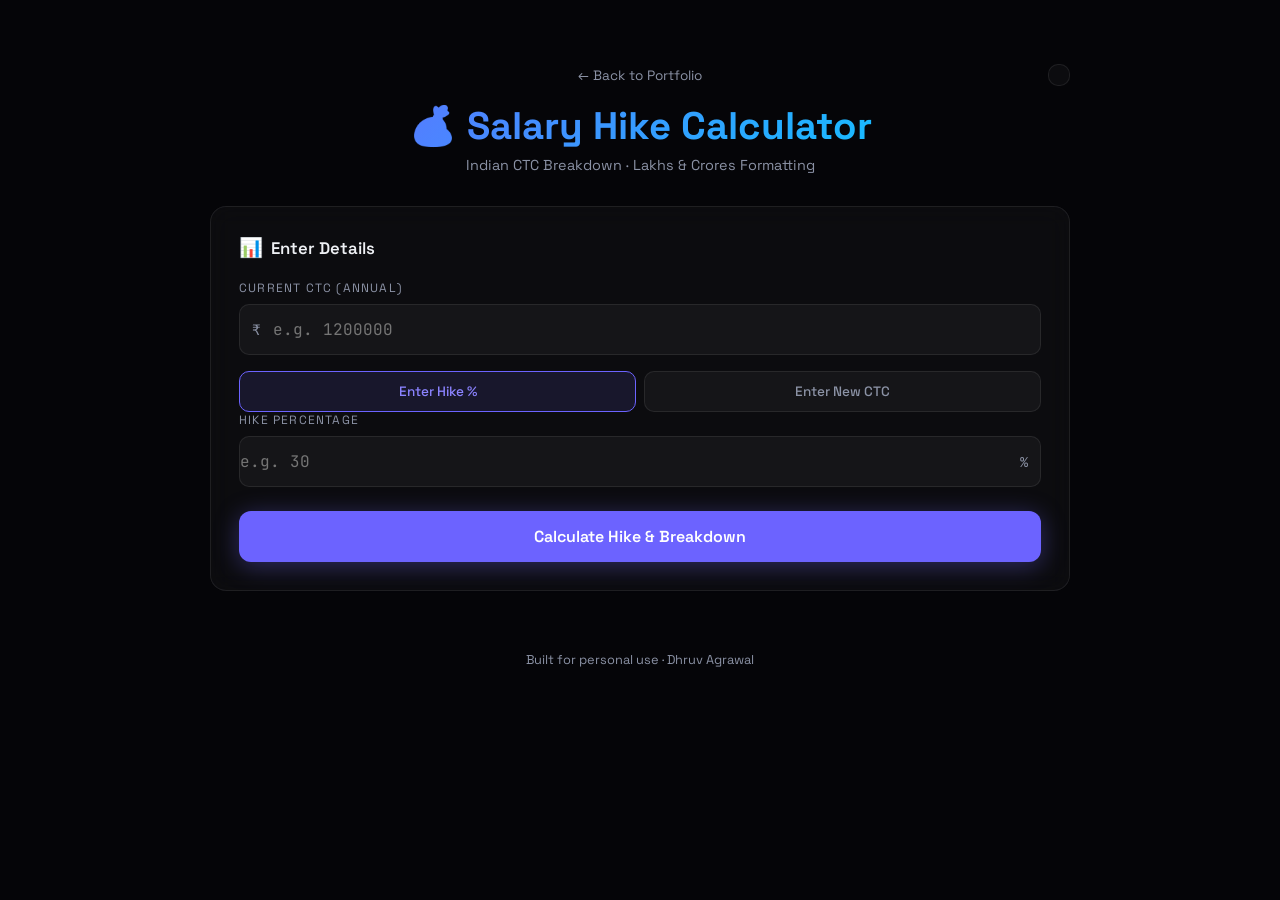
<file: salary-calculator.html>
<!DOCTYPE html>
<html lang="en">
<head>
    <meta charset="UTF-8">
    <meta name="viewport" content="width=device-width, initial-scale=1.0">
    <meta name="robots" content="noindex, nofollow">
    <title>Salary Hike Calculator — Dhruv Agrawal</title>
    <meta name="description" content="Salary Hike Calculator with Indian CTC breakdown">
    <link rel="preconnect" href="https://fonts.googleapis.com">
    <link href="https://fonts.googleapis.com/css2?family=Space+Grotesk:wght@300;400;500;600;700&family=JetBrains+Mono:wght@400;500&display=swap" rel="stylesheet">
    <style>
        *{margin:0;padding:0;box-sizing:border-box}
        :root{
            --bg:#050508;--surface:rgba(255,255,255,0.03);--border:rgba(255,255,255,0.08);
            --text:#eef0f4;--text-sec:#8b92a5;--accent:#6c63ff;--accent-light:#8b83ff;
            --green:#00e88f;--warm:#ff6b6b;--cyan:#00d4ff;
            --font:'Space Grotesk',-apple-system,sans-serif;--mono:'JetBrains Mono',monospace;
        }
        [data-theme="light"]{
            --bg:#f5f5f7;--surface:rgba(0,0,0,0.03);--border:rgba(0,0,0,0.1);
            --text:#1a1a2e;--text-sec:#555;--accent:#6c63ff;--accent-light:#5a52d5;
            --green:#00b368;--warm:#e04040;--cyan:#0099cc;
        }
        html{scroll-behavior:smooth}
        body{font-family:var(--font);background:var(--bg);color:var(--text);min-height:100vh;transition:background .4s,color .4s}

        .container{max-width:900px;margin:0 auto;padding:24px 20px}
        header{text-align:center;padding:40px 0 32px;position:relative}
        .back-link{color:var(--text-sec);text-decoration:none;font-size:.85rem;transition:color .3s;display:inline-flex;align-items:center;gap:6px}
        .back-link:hover{color:var(--accent)}
        .page-title{font-size:clamp(1.6rem,4vw,2.4rem);font-weight:700;margin:16px 0 6px;background:linear-gradient(135deg,var(--accent),var(--cyan));-webkit-background-clip:text;-webkit-text-fill-color:transparent;background-clip:text}
        .page-sub{color:var(--text-sec);font-size:.9rem}
        .theme-btn{position:absolute;top:40px;right:0;background:var(--surface);border:1px solid var(--border);border-radius:10px;padding:10px;cursor:pointer;color:var(--text);transition:all .3s;display:flex;align-items:center;justify-content:center}
        .theme-btn:hover{border-color:var(--accent);background:rgba(108,99,255,.08)}
        .theme-btn svg{width:18;height:18}

        .card{background:var(--surface);border:1px solid var(--border);border-radius:16px;padding:28px;margin-bottom:20px;transition:border-color .3s;backdrop-filter:blur(12px)}
        .card:hover{border-color:rgba(108,99,255,.2)}
        .card-title{font-size:1.05rem;font-weight:600;margin-bottom:20px;display:flex;align-items:center;gap:8px}
        .card-title .icon{font-size:1.2rem}

        label{display:block;font-size:.75rem;color:var(--text-sec);text-transform:uppercase;letter-spacing:.1em;margin-bottom:8px;margin-top:16px}
        label:first-of-type{margin-top:0}
        .input-wrap{display:flex;align-items:center;background:rgba(255,255,255,0.04);border:1px solid var(--border);border-radius:10px;overflow:hidden;transition:border-color .3s}
        [data-theme="light"] .input-wrap{background:rgba(0,0,0,0.03)}
        .input-wrap:focus-within{border-color:var(--accent)}
        .input-prefix{padding:0 12px;color:var(--text-sec);font-size:.9rem;font-family:var(--mono);white-space:nowrap}
        .input-suffix{padding:0 12px;color:var(--text-sec);font-size:.85rem;font-family:var(--mono)}
        input[type="number"]{flex:1;padding:14px 14px 14px 0;background:transparent;border:none;color:var(--text);font-size:1rem;font-family:var(--mono);outline:none;width:100%;-moz-appearance:textfield}
        input::-webkit-outer-spin-button,input::-webkit-inner-spin-button{-webkit-appearance:none;margin:0}

        .mode-toggle{display:flex;gap:8px;margin-top:16px}
        .mode-btn{flex:1;padding:11px;background:rgba(255,255,255,0.04);border:1px solid var(--border);border-radius:10px;color:var(--text-sec);font-size:.85rem;font-weight:500;cursor:pointer;font-family:var(--font);transition:all .3s}
        [data-theme="light"] .mode-btn{background:rgba(0,0,0,0.03)}
        .mode-btn.active{background:rgba(108,99,255,.12);border-color:var(--accent);color:var(--accent-light)}

        .calc-btn{width:100%;padding:15px;margin-top:24px;background:var(--accent);color:#fff;border:none;border-radius:12px;font-size:1rem;font-weight:600;cursor:pointer;font-family:var(--font);box-shadow:0 4px 24px rgba(108,99,255,.35);transition:transform .2s,box-shadow .2s}
        .calc-btn:hover{transform:translateY(-1px);box-shadow:0 6px 32px rgba(108,99,255,.5)}
        .calc-btn:active{transform:translateY(0)}

        .results{display:none}
        .results.show{display:block;animation:fadeUp .5s ease}
        @keyframes fadeUp{from{opacity:0;transform:translateY(16px)}to{opacity:1;transform:translateY(0)}}

        .summary-grid{display:grid;grid-template-columns:repeat(auto-fit,minmax(180px,1fr));gap:12px;margin-bottom:20px}
        .summary-card{background:var(--surface);border:1px solid var(--border);border-radius:14px;padding:20px;text-align:center;transition:border-color .3s}
        .summary-card:hover{border-color:rgba(108,99,255,.2)}
        .summary-label{display:block;font-size:.7rem;color:var(--text-sec);text-transform:uppercase;letter-spacing:.1em;margin-bottom:8px}
        .summary-value{font-weight:700;font-family:var(--mono);font-size:1.4rem}
        .summary-card.big{grid-column:1/-1}
        .summary-card.big .summary-value{font-size:2rem}

        .breakdown-row{display:flex;justify-content:space-between;align-items:center;padding:9px 0}
        .b-label{color:var(--text-sec);font-size:.88rem}
        .b-value{font-family:var(--mono);font-size:.92rem;font-weight:500}
        .b-divider{border-top:1px solid var(--border);margin:8px 0}

        table{width:100%;border-collapse:collapse;margin-top:8px}
        th{font-size:.7rem;color:var(--text-sec);text-transform:uppercase;letter-spacing:.08em;text-align:left;padding:10px 0;border-bottom:1px solid var(--border)}
        th:last-child{text-align:right}
        td{padding:10px 0;font-size:.9rem;border-bottom:1px solid rgba(255,255,255,0.03)}
        [data-theme="light"] td{border-bottom:1px solid rgba(0,0,0,0.05)}
        td:last-child{text-align:right;font-family:var(--mono);font-weight:500}
        tr:last-child td{border-bottom:none;font-weight:700;padding-top:14px;border-top:1px solid var(--accent)}

        .note{font-size:.75rem;color:var(--text-sec);margin-top:16px;line-height:1.6;padding:12px;background:rgba(108,99,255,.05);border-radius:10px;border:1px solid rgba(108,99,255,.1)}

        footer{text-align:center;padding:40px 0 24px;color:var(--text-sec);font-size:.8rem}

        @media(max-width:600px){
            .summary-grid{grid-template-columns:1fr 1fr}
            .summary-card.big{grid-column:1/-1}
            .container{padding:16px 14px}
            header{padding:24px 0 20px}
            .card{padding:20px}
            .theme-btn{top:24px}
        }
    </style>
</head>
<body>
    <div class="container">
        <header>
            <a href="index.html" class="back-link">← Back to Portfolio</a>
            <button class="theme-btn" id="themeToggle" aria-label="Toggle theme">
                <svg class="sun-icon" viewBox="0 0 24 24" fill="none" stroke="currentColor" stroke-width="2"><circle cx="12" cy="12" r="5"/><path d="M12 1v2M12 21v2M4.22 4.22l1.42 1.42M18.36 18.36l1.42 1.42M1 12h2M21 12h2M4.22 19.78l1.42-1.42M18.36 5.64l1.42-1.42"/></svg>
                <svg class="moon-icon" style="display:none" viewBox="0 0 24 24" fill="none" stroke="currentColor" stroke-width="2"><path d="M21 12.79A9 9 0 1111.21 3 7 7 0 0021 12.79z"/></svg>
            </button>
            <h1 class="page-title">💰 Salary Hike Calculator</h1>
            <p class="page-sub">Indian CTC Breakdown · Lakhs & Crores Formatting</p>
        </header>

        <!-- Input Section -->
        <div class="card">
            <div class="card-title"><span class="icon">📊</span> Enter Details</div>

            <label>Current CTC (Annual)</label>
            <div class="input-wrap">
                <span class="input-prefix">₹</span>
                <input type="number" id="currentCTC" placeholder="e.g. 1200000" aria-label="Current CTC">
            </div>

            <div class="mode-toggle">
                <button class="mode-btn active" data-mode="hike" id="modeHike">Enter Hike %</button>
                <button class="mode-btn" data-mode="new" id="modeNew">Enter New CTC</button>
            </div>

            <div id="hikeInput">
                <label>Hike Percentage</label>
                <div class="input-wrap">
                    <input type="number" id="hikePercent" placeholder="e.g. 30" aria-label="Hike percentage" step="0.1">
                    <span class="input-suffix">%</span>
                </div>
            </div>

            <div id="newCTCInput" style="display:none">
                <label>New CTC (Annual)</label>
                <div class="input-wrap">
                    <span class="input-prefix">₹</span>
                    <input type="number" id="newCTC" placeholder="e.g. 1560000" aria-label="New CTC">
                </div>
            </div>

            <button class="calc-btn" id="calcBtn">Calculate Hike & Breakdown</button>
        </div>

        <!-- Results Section -->
        <div class="results" id="results">
            <div class="summary-grid">
                <div class="summary-card big">
                    <span class="summary-label">Hike Percentage</span>
                    <span class="summary-value" id="resHikePercent" style="color:var(--accent-light)">—</span>
                </div>
                <div class="summary-card">
                    <span class="summary-label">Absolute Hike</span>
                    <span class="summary-value" id="resAbsHike" style="color:var(--green)">—</span>
                </div>
                <div class="summary-card">
                    <span class="summary-label">Monthly Increase</span>
                    <span class="summary-value" id="resMonthly" style="color:var(--cyan)">—</span>
                </div>
                <div class="summary-card">
                    <span class="summary-label">New CTC</span>
                    <span class="summary-value" id="resNewCTC" style="color:var(--text)">—</span>
                </div>
                <div class="summary-card">
                    <span class="summary-label">Old Monthly</span>
                    <span class="summary-value" id="resOldMonthly" style="color:var(--text-sec)">—</span>
                </div>
                <div class="summary-card">
                    <span class="summary-label">New Monthly</span>
                    <span class="summary-value" id="resNewMonthly" style="color:var(--green)">—</span>
                </div>
            </div>

            <!-- Old CTC Breakdown -->
            <div class="card">
                <div class="card-title"><span class="icon">📋</span> Old CTC Breakdown</div>
                <table id="oldBreakdownTable"><thead><tr><th>Component</th><th>Annual (₹)</th></tr></thead><tbody></tbody></table>
            </div>

            <!-- New CTC Breakdown -->
            <div class="card">
                <div class="card-title"><span class="icon">✨</span> New CTC Breakdown</div>
                <table id="newBreakdownTable"><thead><tr><th>Component</th><th>Annual (₹)</th></tr></thead><tbody></tbody></table>
            </div>

            <!-- Comparison -->
            <div class="card">
                <div class="card-title"><span class="icon">⚖️</span> Component-wise Comparison</div>
                <table id="comparisonTable"><thead><tr><th>Component</th><th>Old (₹)</th><th style="text-align:right">New (₹)</th></tr></thead><tbody></tbody></table>
            </div>

            <div class="note">
                ⚠️ This is an approximate breakdown using standard Indian salary structure assumptions. Actual components may vary based on employer policy. Basic = 40% of CTC, HRA = 50% of Basic, Special Allowance = remaining after PF & other deductions. Employer PF = 12% of Basic (capped at ₹1,800/month). Gratuity = 4.81% of Basic.
            </div>
        </div>

        <footer>Built for personal use · Dhruv Agrawal</footer>
    </div>

    <script>
    // ── Indian Number Formatting ──
    function fmtINR(n) {
        if (n == null || isNaN(n)) return '₹0';
        n = Math.round(n);
        const neg = n < 0;
        n = Math.abs(n);
        const s = n.toString();
        let result;
        if (s.length <= 3) {
            result = s;
        } else {
            const last3 = s.slice(-3);
            let remaining = s.slice(0, -3);
            const parts = [];
            while (remaining.length > 2) {
                parts.unshift(remaining.slice(-2));
                remaining = remaining.slice(0, -2);
            }
            if (remaining) parts.unshift(remaining);
            result = parts.join(',') + ',' + last3;
        }
        return (neg ? '-' : '') + '₹' + result;
    }

    function fmtLakhsCrores(n) {
        n = Math.round(n);
        if (n >= 10000000) return (n / 10000000).toFixed(2) + ' Cr';
        if (n >= 100000) return (n / 100000).toFixed(2) + ' L';
        return fmtINR(n).replace('₹', '');
    }

    // ── CTC Breakdown (Standard Indian Structure) ──
    function breakdownCTC(ctc) {
        const basic = Math.round(ctc * 0.40);
        const hra = Math.round(basic * 0.50);
        const pfBasic = Math.min(basic, 15000 * 12); // PF capped at 15k/month basic
        const employerPF = Math.round(pfBasic * 0.12);
        const gratuity = Math.round(basic * 0.0481);
        const specialAllowance = Math.max(0, ctc - basic - hra - employerPF - gratuity);
        return [
            { name: 'Basic Salary', value: basic },
            { name: 'HRA', value: hra },
            { name: 'Special Allowance', value: specialAllowance },
            { name: 'Employer PF (12%)', value: employerPF },
            { name: 'Gratuity (4.81%)', value: gratuity },
            { name: 'Total CTC', value: ctc },
        ];
    }

    function renderTable(tableId, rows) {
        const tbody = document.querySelector('#' + tableId + ' tbody');
        tbody.innerHTML = '';
        rows.forEach(r => {
            const tr = document.createElement('tr');
            tr.innerHTML = '<td>' + r.name + '</td><td>' + fmtINR(r.value) + '</td>';
            tbody.appendChild(tr);
        });
    }

    function renderComparison(oldRows, newRows) {
        const tbody = document.querySelector('#comparisonTable tbody');
        tbody.innerHTML = '';
        for (let i = 0; i < oldRows.length; i++) {
            const tr = document.createElement('tr');
            tr.innerHTML = '<td>' + oldRows[i].name + '</td><td style="font-family:var(--mono);font-weight:500">' + fmtINR(oldRows[i].value) + '</td><td style="text-align:right;font-family:var(--mono);font-weight:500;color:var(--green)">' + fmtINR(newRows[i].value) + '</td>';
            tbody.appendChild(tr);
        }
    }

    // ── Theme Toggle ──
    const themeBtn = document.getElementById('themeToggle');
    const sunIcon = themeBtn.querySelector('.sun-icon');
    const moonIcon = themeBtn.querySelector('.moon-icon');

    function setTheme(theme) {
        document.documentElement.setAttribute('data-theme', theme);
        localStorage.setItem('salary-calc-theme', theme);
        if (theme === 'light') {
            sunIcon.style.display = 'none';
            moonIcon.style.display = 'block';
        } else {
            sunIcon.style.display = 'block';
            moonIcon.style.display = 'none';
        }
    }

    themeBtn.addEventListener('click', () => {
        const current = document.documentElement.getAttribute('data-theme');
        setTheme(current === 'light' ? 'dark' : 'light');
    });

    // Init theme
    const savedTheme = localStorage.getItem('salary-calc-theme') || 'dark';
    if (savedTheme === 'light') setTheme('light');

    // ── Mode Toggle ──
    const modeHikeBtn = document.getElementById('modeHike');
    const modeNewBtn = document.getElementById('modeNew');
    const hikeInputDiv = document.getElementById('hikeInput');
    const newCTCInputDiv = document.getElementById('newCTCInput');
    let mode = 'hike';

    modeHikeBtn.addEventListener('click', () => {
        mode = 'hike';
        modeHikeBtn.classList.add('active');
        modeNewBtn.classList.remove('active');
        hikeInputDiv.style.display = 'block';
        newCTCInputDiv.style.display = 'none';
    });

    modeNewBtn.addEventListener('click', () => {
        mode = 'new';
        modeNewBtn.classList.add('active');
        modeHikeBtn.classList.remove('active');
        newCTCInputDiv.style.display = 'block';
        hikeInputDiv.style.display = 'none';
    });

    // ── Calculate ──
    document.getElementById('calcBtn').addEventListener('click', () => {
        const currentCTC = parseFloat(document.getElementById('currentCTC').value) || 0;
        if (currentCTC <= 0) return;

        let newCTCVal, hikePercentVal;

        if (mode === 'hike') {
            hikePercentVal = parseFloat(document.getElementById('hikePercent').value) || 0;
            newCTCVal = Math.round(currentCTC * (1 + hikePercentVal / 100));
        } else {
            newCTCVal = parseFloat(document.getElementById('newCTC').value) || 0;
            if (newCTCVal <= 0) return;
            hikePercentVal = ((newCTCVal - currentCTC) / currentCTC) * 100;
        }

        const absHike = newCTCVal - currentCTC;
        const monthlyIncrease = Math.round(absHike / 12);

        // Update summary cards
        document.getElementById('resHikePercent').textContent = hikePercentVal.toFixed(1) + '%';
        document.getElementById('resAbsHike').textContent = fmtINR(absHike);
        document.getElementById('resMonthly').textContent = fmtINR(monthlyIncrease) + '/mo';
        document.getElementById('resNewCTC').textContent = fmtINR(newCTCVal);
        document.getElementById('resOldMonthly').textContent = fmtINR(Math.round(currentCTC / 12));
        document.getElementById('resNewMonthly').textContent = fmtINR(Math.round(newCTCVal / 12));

        // Breakdowns
        const oldBreakdown = breakdownCTC(currentCTC);
        const newBreakdown = breakdownCTC(newCTCVal);
        renderTable('oldBreakdownTable', oldBreakdown);
        renderTable('newBreakdownTable', newBreakdown);
        renderComparison(oldBreakdown, newBreakdown);

        // Show results
        const resultsEl = document.getElementById('results');
        resultsEl.classList.add('show');
        resultsEl.scrollIntoView({ behavior: 'smooth', block: 'start' });
    });

    // Allow Enter key to trigger calculation
    document.querySelectorAll('input[type="number"]').forEach(input => {
        input.addEventListener('keydown', e => {
            if (e.key === 'Enter') document.getElementById('calcBtn').click();
        });
    });
    </script>
</body>
</html>
</file>
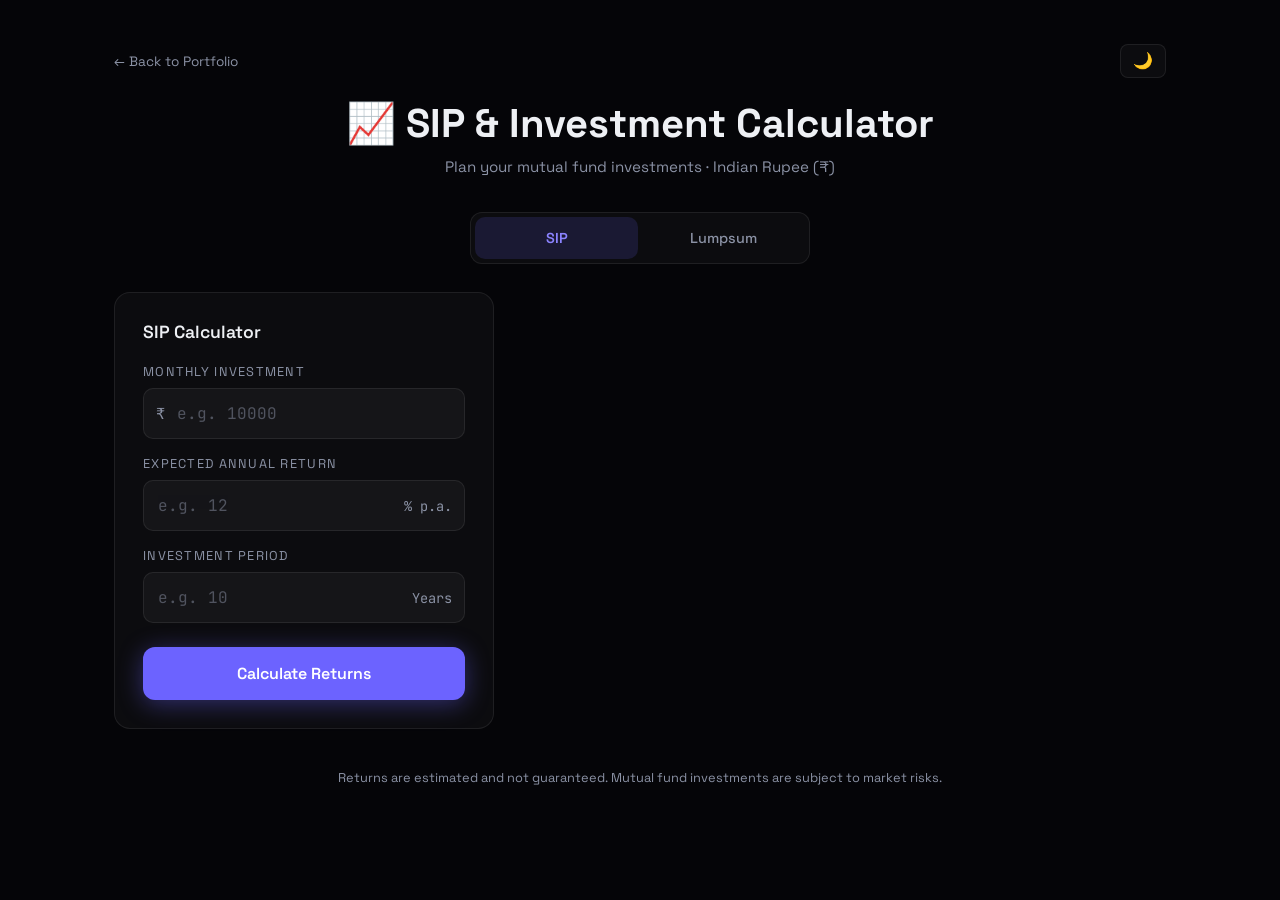
<file: sip-calculator.html>
<!DOCTYPE html>
<html lang="en">
<head>
    <meta charset="UTF-8">
    <meta name="viewport" content="width=device-width, initial-scale=1.0">
    <meta name="robots" content="noindex, nofollow">
    <meta name="description" content="SIP and Lumpsum Investment Calculator for Indian investors">
    <title>SIP &amp; Investment Calculator</title>
    <link rel="preconnect" href="https://fonts.googleapis.com">
    <link href="https://fonts.googleapis.com/css2?family=Space+Grotesk:wght@300;400;500;600;700&family=JetBrains+Mono:wght@400;500&display=swap" rel="stylesheet">
    <style>
*,*::before,*::after{margin:0;padding:0;box-sizing:border-box}
:root{
--bg:#050508;--surface:rgba(255,255,255,0.03);--border:rgba(255,255,255,0.08);
--text:#eef0f4;--text-sec:#8b92a5;--accent:#6c63ff;--accent-light:#8b83ff;
--green:#00e88f;--warm:#ff6b6b;--cyan:#00d4ff;
--font:'Space Grotesk',-apple-system,sans-serif;--mono:'JetBrains Mono',monospace;
}
:root.light{
--bg:#f4f5f7;--surface:rgba(0,0,0,0.03);--border:rgba(0,0,0,0.1);
--text:#1a1a2e;--text-sec:#5a5f72;--accent:#6c63ff;--accent-light:#5a52e0;
--green:#00b86b;--warm:#e04545;--cyan:#0099cc;
}
html{scroll-behavior:smooth}
body{font-family:var(--font);background:var(--bg);color:var(--text);min-height:100vh;transition:background .3s,color .3s}
.container{width:100%;max-width:1100px;margin:0 auto;padding:24px}
.header{text-align:center;margin-bottom:36px;padding-top:20px}
.header-top{display:flex;justify-content:space-between;align-items:center;margin-bottom:20px}
.back-link{color:var(--text-sec);text-decoration:none;font-size:.85rem;transition:color .3s}
.back-link:hover{color:var(--accent)}
.theme-toggle{background:var(--surface);border:1px solid var(--border);border-radius:8px;padding:8px 12px;color:var(--text);cursor:pointer;font-size:1rem;line-height:1;transition:border-color .3s}
.theme-toggle:hover{border-color:var(--accent)}
.title{font-size:clamp(1.8rem,4vw,2.5rem);font-weight:700;margin-bottom:8px}
.subtitle{color:var(--text-sec);font-size:.95rem}
.tabs{display:flex;gap:4px;background:var(--surface);border:1px solid var(--border);border-radius:12px;padding:4px;margin-bottom:28px;max-width:340px;margin-left:auto;margin-right:auto}
.tab-btn{flex:1;padding:12px 16px;background:0 0;border:none;border-radius:10px;color:var(--text-sec);font-size:.9rem;font-weight:500;cursor:pointer;font-family:var(--font);transition:all .3s}
.tab-btn.active{background:rgba(108,99,255,.15);color:var(--accent-light);font-weight:600}
.grid{display:grid;grid-template-columns:1fr;gap:24px}
@media(min-width:768px){.grid{grid-template-columns:380px 1fr}}
.card{background:var(--surface);border:1px solid var(--border);border-radius:16px;padding:28px;transition:border-color .3s}
.card-title{font-size:1.1rem;font-weight:600;margin-bottom:20px}
.label{display:block;font-size:.8rem;color:var(--text-sec);text-transform:uppercase;letter-spacing:.1em;margin-bottom:8px;margin-top:16px}
.label:first-of-type{margin-top:0}
.input-wrap{display:flex;align-items:center;background:rgba(255,255,255,.04);border:1px solid var(--border);border-radius:10px;overflow:hidden;transition:border-color .3s}
.light .input-wrap{background:rgba(0,0,0,.03)}
.input-wrap:focus-within{border-color:var(--accent)}
.input-prefix{padding:0 12px;color:var(--text-sec);font-size:.95rem;font-family:var(--mono)}
.input-suffix{padding:0 12px;color:var(--text-sec);font-size:.85rem;font-family:var(--mono)}
.input{flex:1;padding:14px 14px 14px 0;background:0 0;border:none;color:var(--text);font-size:1rem;font-family:var(--mono);outline:none;width:100%}
.input::placeholder{color:var(--text-sec);opacity:.5}
.input-no-prefix{padding-left:14px}
.calc-btn{width:100%;padding:16px;margin-top:24px;background:var(--accent);color:#fff;border:none;border-radius:12px;font-size:1rem;font-weight:600;cursor:pointer;font-family:var(--font);box-shadow:0 4px 24px rgba(108,99,255,.4);transition:transform .2s,box-shadow .2s}
.calc-btn:hover{transform:translateY(-1px);box-shadow:0 6px 32px rgba(108,99,255,.5)}
.calc-btn:active{transform:translateY(0)}
.summary-grid{display:grid;grid-template-columns:1fr 1fr;gap:12px;margin-bottom:20px}
.summary-card{background:var(--surface);border:1px solid var(--border);border-radius:14px;padding:20px;text-align:center}
.summary-card.full{grid-column:1/-1}
.summary-label{display:block;font-size:.75rem;color:var(--text-sec);text-transform:uppercase;letter-spacing:.1em;margin-bottom:8px}
.summary-value{font-weight:700;font-family:var(--mono);font-size:1.5rem}
.summary-value.big{font-size:2rem}
.breakdown-row{display:flex;justify-content:space-between;align-items:center;padding:10px 0}
.breakdown-row+.breakdown-row{border-top:1px solid rgba(255,255,255,.03)}
.light .breakdown-row+.breakdown-row{border-top:1px solid rgba(0,0,0,.05)}
.b-label{color:var(--text-sec);font-size:.9rem}
.b-value{font-family:var(--mono);font-size:.95rem;font-weight:500}
.chart-container{margin-top:16px}
.chart-bar-group{display:flex;align-items:flex-end;gap:3px;height:180px;padding:0 4px;border-bottom:1px solid var(--border)}
.chart-bar-wrap{flex:1;min-width:0;display:flex;flex-direction:column;align-items:stretch;height:100%;justify-content:flex-end;position:relative}
.chart-bar{border-radius:3px 3px 0 0;transition:opacity .2s}
.chart-bar:hover{opacity:.85}
.bar-tooltip{display:none;position:absolute;bottom:100%;left:50%;transform:translateX(-50%);background:var(--bg);border:1px solid var(--border);border-radius:8px;padding:8px 10px;font-size:.7rem;font-family:var(--mono);color:var(--text);white-space:nowrap;z-index:10;pointer-events:none;margin-bottom:4px}
.chart-bar-wrap:hover .bar-tooltip{display:block}
.chart-labels{display:flex;gap:3px;padding:6px 4px 0}
.chart-labels span{flex:1;text-align:center;font-size:.6rem;color:var(--text-sec);font-family:var(--mono)}
.chart-legend{display:flex;gap:20px;justify-content:center;margin-top:14px;font-size:.8rem;color:var(--text-sec)}
.legend-dot{display:inline-block;width:10px;height:10px;border-radius:3px;margin-right:6px;vertical-align:middle}
.result-panel{display:flex;flex-direction:column;gap:20px}
.footer{text-align:center;padding:40px 0 20px;color:var(--text-sec);font-size:.8rem}
@media(max-width:480px){.summary-grid{grid-template-columns:1fr}.summary-card.full{grid-column:auto}.container{padding:16px}.card{padding:20px}.summary-value.big{font-size:1.5rem}}
    </style>
</head>
<body>
<div class="container">
    <header class="header">
        <div class="header-top">
            <a href="index.html" class="back-link">&larr; Back to Portfolio</a>
            <button class="theme-toggle" id="themeToggle" aria-label="Toggle theme">&#127769;</button>
        </div>
        <h1 class="title">&#128200; SIP &amp; Investment Calculator</h1>
        <p class="subtitle">Plan your mutual fund investments &middot; Indian Rupee (&#8377;)</p>
    </header>
    <div class="tabs">
        <button class="tab-btn active" data-tab="sip" id="tabSip">SIP</button>
        <button class="tab-btn" data-tab="lumpsum" id="tabLumpsum">Lumpsum</button>
    </div>
    <div class="grid">
        <div>
            <div class="card">
                <h3 class="card-title" id="formTitle">SIP Calculator</h3>
                <label class="label" id="amountLabel">Monthly Investment</label>
                <div class="input-wrap">
                    <span class="input-prefix">&#8377;</span>
                    <input type="number" id="amount" placeholder="e.g. 10000" class="input" min="100">
                </div>
                <label class="label">Expected Annual Return</label>
                <div class="input-wrap">
                    <input type="number" id="returnRate" placeholder="e.g. 12" class="input input-no-prefix" min="1" max="50" step="0.1">
                    <span class="input-suffix">% p.a.</span>
                </div>
                <label class="label">Investment Period</label>
                <div class="input-wrap">
                    <input type="number" id="period" placeholder="e.g. 10" class="input input-no-prefix" min="1" max="50">
                    <span class="input-suffix">Years</span>
                </div>
                <button class="calc-btn" id="calcBtn">Calculate Returns</button>
            </div>
        </div>
        <div class="result-panel" id="resultPanel" style="display:none">
            <div class="summary-grid">
                <div class="summary-card full">
                    <span class="summary-label">Total Value at Maturity</span>
                    <span class="summary-value big" id="totalValue" style="color:var(--green)">-</span>
                </div>
                <div class="summary-card">
                    <span class="summary-label">Amount Invested</span>
                    <span class="summary-value" id="totalInvested" style="color:var(--cyan)">-</span>
                </div>
                <div class="summary-card">
                    <span class="summary-label">Estimated Returns</span>
                    <span class="summary-value" id="totalReturns" style="color:var(--accent-light)">-</span>
                </div>
            </div>
            <div class="card">
                <h3 class="card-title">Investment Breakdown</h3>
                <div class="breakdown-row">
                    <span class="b-label">Total Invested</span>
                    <span class="b-value" id="breakdownInvested" style="color:var(--cyan)">-</span>
                </div>
                <div class="breakdown-row">
                    <span class="b-label">Wealth Gained</span>
                    <span class="b-value" id="breakdownReturns" style="color:var(--accent-light)">-</span>
                </div>
                <div class="breakdown-row" style="border-top:1px solid var(--border);padding-top:12px;margin-top:4px">
                    <span class="b-label" style="font-weight:600;color:var(--text)">Maturity Amount</span>
                    <span class="b-value" id="breakdownTotal" style="font-weight:700;color:var(--green);font-size:1.05rem">-</span>
                </div>
                <div class="breakdown-row">
                    <span class="b-label">Absolute Return</span>
                    <span class="b-value" id="breakdownAbsReturn" style="color:var(--green)">-</span>
                </div>
            </div>
            <div class="card">
                <h3 class="card-title">Year-wise Growth</h3>
                <div class="chart-container">
                    <div class="chart-bar-group" id="chartBars"></div>
                    <div class="chart-labels" id="chartLabels"></div>
                    <div class="chart-legend">
                        <span><span class="legend-dot" style="background:var(--cyan)"></span>Invested</span>
                        <span><span class="legend-dot" style="background:var(--accent)"></span>Returns</span>
                    </div>
                </div>
            </div>
        </div>
    </div>
    <div class="footer">
        <p>Returns are estimated and not guaranteed. Mutual fund investments are subject to market risks.</p>
    </div>
</div>
<script>
(function(){
"use strict";

// ── DOM refs ──
var $ = function(id){ return document.getElementById(id); };
var tabSip = $("tabSip"), tabLumpsum = $("tabLumpsum");
var formTitle = $("formTitle"), amountLabel = $("amountLabel");
var amountInput = $("amount"), returnInput = $("returnRate"), periodInput = $("period");
var calcBtn = $("calcBtn"), resultPanel = $("resultPanel");
var mode = "sip";

// ── Indian number formatting ──
function fmtINR(n) {
    n = Math.round(n);
    var s = n.toString();
    var afterPoint = "";
    if (s.indexOf(".") > 0) {
        afterPoint = s.substring(s.indexOf("."), s.length);
        s = s.substring(0, s.indexOf("."));
    }
    var lastThree = s.substring(s.length - 3);
    var otherNumbers = s.substring(0, s.length - 3);
    if (otherNumbers !== "") lastThree = "," + lastThree;
    return "\u20B9" + otherNumbers.replace(/\B(?=(\d{2})+(?!\d))/g, ",") + lastThree + afterPoint;
}

function fmtLakhsCrores(n) {
    n = Math.round(n);
    if (n >= 10000000) return "\u20B9" + (n / 10000000).toFixed(2) + " Cr";
    if (n >= 100000) return "\u20B9" + (n / 100000).toFixed(2) + " L";
    return fmtINR(n);
}

// ── SIP calculation ──
function calcSIP(monthly, annualRate, years) {
    var monthlyRate = annualRate / 12 / 100;
    var months = years * 12;
    var invested = monthly * months;
    if (annualRate === 0) return { invested: invested, total: invested, returns: 0, yearly: [] };
    var total = monthly * ((Math.pow(1 + monthlyRate, months) - 1) / monthlyRate) * (1 + monthlyRate);
    var yearly = [];
    for (var y = 1; y <= years; y++) {
        var m = y * 12;
        var val = monthly * ((Math.pow(1 + monthlyRate, m) - 1) / monthlyRate) * (1 + monthlyRate);
        yearly.push({ year: y, invested: monthly * m, total: val, returns: val - monthly * m });
    }
    return { invested: invested, total: total, returns: total - invested, yearly: yearly };
}

// ── Lumpsum calculation ──
function calcLumpsum(principal, annualRate, years) {
    var invested = principal;
    if (annualRate === 0) return { invested: invested, total: invested, returns: 0, yearly: [] };
    var total = principal * Math.pow(1 + annualRate / 100, years);
    var yearly = [];
    for (var y = 1; y <= years; y++) {
        var val = principal * Math.pow(1 + annualRate / 100, y);
        yearly.push({ year: y, invested: principal, total: val, returns: val - principal });
    }
    return { invested: invested, total: total, returns: total - invested, yearly: yearly };
}

// ── Tab switching ──
function setTab(t) {
    mode = t;
    tabSip.classList.toggle("active", t === "sip");
    tabLumpsum.classList.toggle("active", t === "lumpsum");
    formTitle.textContent = t === "sip" ? "SIP Calculator" : "Lumpsum Calculator";
    amountLabel.textContent = t === "sip" ? "Monthly Investment" : "One-time Investment";
    amountInput.placeholder = t === "sip" ? "e.g. 10000" : "e.g. 500000";
    amountInput.value = "";
    resultPanel.style.display = "none";
}
tabSip.addEventListener("click", function(){ setTab("sip"); });
tabLumpsum.addEventListener("click", function(){ setTab("lumpsum"); });

// ── Calculate ──
calcBtn.addEventListener("click", function(){
    var amt = parseFloat(amountInput.value) || 0;
    var rate = parseFloat(returnInput.value) || 0;
    var years = parseInt(periodInput.value) || 0;
    if (amt <= 0 || years <= 0) return;

    var result = mode === "sip" ? calcSIP(amt, rate, years) : calcLumpsum(amt, rate, years);
    renderResult(result);
});

// Allow Enter key to trigger calculation
[amountInput, returnInput, periodInput].forEach(function(el){
    el.addEventListener("keydown", function(e){
        if (e.key === "Enter") calcBtn.click();
    });
});

// ── Render results ──
function renderResult(r) {
    resultPanel.style.display = "flex";
    $("totalValue").textContent = fmtINR(r.total);
    $("totalInvested").textContent = fmtINR(r.invested);
    $("totalReturns").textContent = fmtINR(r.returns);
    $("breakdownInvested").textContent = fmtINR(r.invested);
    $("breakdownReturns").textContent = fmtINR(r.returns);
    $("breakdownTotal").textContent = fmtINR(r.total);
    var absReturn = r.invested > 0 ? ((r.returns / r.invested) * 100).toFixed(1) + "%" : "0%";
    $("breakdownAbsReturn").textContent = absReturn;
    renderChart(r.yearly);
    // Scroll to results on mobile
    if (window.innerWidth < 768) {
        resultPanel.scrollIntoView({ behavior: "smooth", block: "start" });
    }
}

// ── Chart rendering ──
function renderChart(yearly) {
    var barsEl = $("chartBars");
    var labelsEl = $("chartLabels");
    barsEl.innerHTML = "";
    labelsEl.innerHTML = "";
    if (!yearly.length) return;

    var maxVal = 0;
    for (var i = 0; i < yearly.length; i++) {
        if (yearly[i].total > maxVal) maxVal = yearly[i].total;
    }
    if (maxVal === 0) maxVal = 1;

    // Show max ~20 bars, sample if more years
    var data = yearly;
    if (yearly.length > 20) {
        data = [];
        var step = Math.ceil(yearly.length / 20);
        for (var j = 0; j < yearly.length; j += step) data.push(yearly[j]);
        if (data[data.length - 1].year !== yearly[yearly.length - 1].year) data.push(yearly[yearly.length - 1]);
    }

    for (var k = 0; k < data.length; k++) {
        var d = data[k];
        var investedH = (d.invested / maxVal) * 100;
        var returnsH = (d.returns / maxVal) * 100;

        var wrap = document.createElement("div");
        wrap.className = "chart-bar-wrap";

        var tooltip = document.createElement("div");
        tooltip.className = "bar-tooltip";
        tooltip.innerHTML = "Yr " + d.year + "<br>Inv: " + fmtLakhsCrores(d.invested) + "<br>Val: " + fmtLakhsCrores(d.total);
        wrap.appendChild(tooltip);

        var barReturns = document.createElement("div");
        barReturns.className = "chart-bar";
        barReturns.style.height = Math.max(returnsH, 0.5) + "%";
        barReturns.style.background = "var(--accent)";
        wrap.appendChild(barReturns);

        var barInvested = document.createElement("div");
        barInvested.className = "chart-bar";
        barInvested.style.height = Math.max(investedH, 0.5) + "%";
        barInvested.style.background = "var(--cyan)";
        barInvested.style.borderRadius = "0";
        wrap.appendChild(barInvested);

        barsEl.appendChild(wrap);

        var lbl = document.createElement("span");
        lbl.textContent = d.year;
        labelsEl.appendChild(lbl);
    }
}

// ── Theme toggle ──
var themeBtn = $("themeToggle");
function applyTheme(light) {
    document.documentElement.classList.toggle("light", light);
    document.body.classList.toggle("light", light);
    themeBtn.textContent = light ? "\u2600\uFE0F" : "\uD83C\uDF19";
    try { localStorage.setItem("sip-calc-theme", light ? "light" : "dark"); } catch(e){}
}
themeBtn.addEventListener("click", function(){
    applyTheme(!document.documentElement.classList.contains("light"));
});
// Restore saved theme
try {
    var saved = localStorage.getItem("sip-calc-theme");
    if (saved === "light") applyTheme(true);
} catch(e){}

})();
</script>
</body>
</html>
</file>
